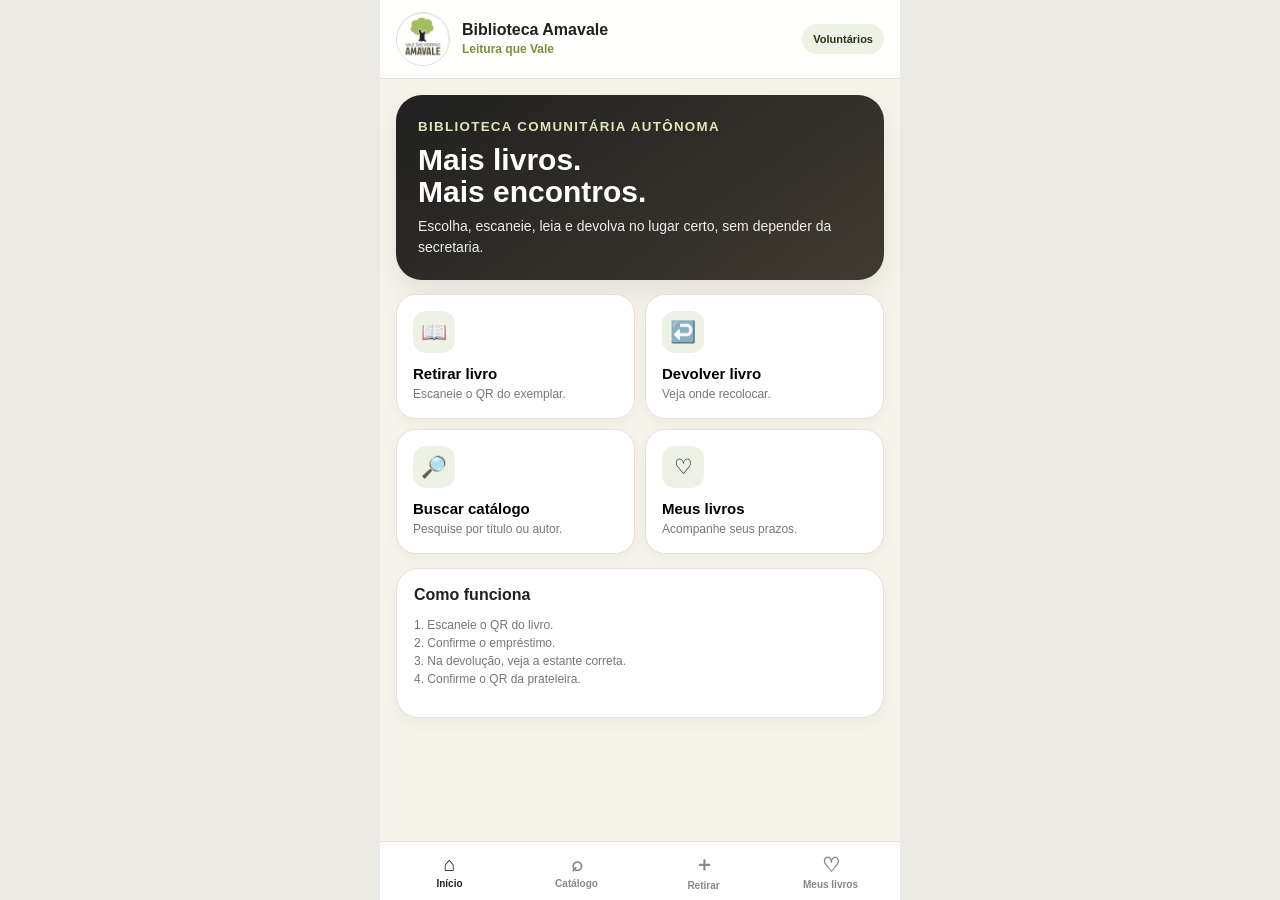
<file: app.html>
<!DOCTYPE html>
<html lang="pt-BR">
<head>
<meta charset="UTF-8">
<meta name="viewport" content="width=device-width, initial-scale=1, viewport-fit=cover">
<meta name="theme-color" content="#202020">
<title>Biblioteca Amavale</title>
<style>
:root{--green:#a9c65a;--green2:#789238;--ink:#202020;--cream:#f6f3eb;--paper:#fff;--muted:#777;--line:#e6e1d6;--blue:#477ba3;--shadow:0 12px 28px rgba(0,0,0,.08)}*{box-sizing:border-box}body{margin:0;font-family:-apple-system,BlinkMacSystemFont,"Segoe UI",Arial,sans-serif;background:#ecebe6;color:var(--ink)}button,input,select{font:inherit}.app{max-width:520px;min-height:100vh;margin:auto;background:var(--cream);position:relative}.top{position:sticky;top:0;z-index:10;background:rgba(255,255,255,.97);border-bottom:1px solid var(--line);padding:12px 16px;display:flex;align-items:center;gap:12px}.logo{width:54px;height:54px;border-radius:50%;object-fit:cover;border:1px solid #ddd;background:#fff}.brand{flex:1}.brand b{display:block;font-size:16px}.brand span{font-size:12px;color:var(--green2);font-weight:700}.vol-link{border:0;background:#eef2e4;border-radius:999px;padding:9px 11px;font-size:11px;font-weight:800;color:#293016}main{padding:16px 16px 105px}.screen{display:none}.screen.active{display:block}.hero{background:linear-gradient(145deg,#202020,#403b31);color:white;border-radius:26px;padding:22px;box-shadow:var(--shadow)}.hero small{color:#dce8b9;font-weight:800;text-transform:uppercase;letter-spacing:.1em}.hero h1{font-size:30px;line-height:1.05;margin:9px 0}.hero p{font-size:14px;line-height:1.5;color:#eee;margin:0}.grid{display:grid;grid-template-columns:1fr 1fr;gap:10px;margin-top:14px}.card{background:white;border:1px solid var(--line);border-radius:20px;padding:16px;text-align:left;min-height:120px;box-shadow:0 5px 16px rgba(0,0,0,.04)}.card .ico{width:42px;height:42px;border-radius:13px;background:#eef2e4;display:grid;place-items:center;font-size:21px;margin-bottom:12px}.card b{display:block;font-size:15px}.card span{display:block;color:var(--muted);font-size:12px;margin-top:4px;line-height:1.35}.title{font-size:24px;margin:6px 0 14px}.back{border:0;background:none;font-weight:800;padding:0 0 12px}.panel{background:#fff;border:1px solid var(--line);border-radius:22px;padding:17px;margin-bottom:12px;box-shadow:0 7px 20px rgba(0,0,0,.04)}.btn{width:100%;border:0;border-radius:14px;padding:14px 16px;font-weight:800;margin-top:9px}.primary{background:#202020;color:#fff}.green{background:var(--green);color:#202020}.secondary{background:#efede7;color:#222}.outline{background:#fff;border:1px solid #222}.scanner{height:250px;border-radius:20px;background:linear-gradient(rgba(0,0,0,.25),rgba(0,0,0,.55)),linear-gradient(135deg,#8a715c,#3d332a);display:grid;place-items:center;color:#fff;text-align:center;padding:18px}.frame{width:165px;height:165px;border:3px solid #fff;border-radius:20px;position:relative;margin:auto auto 14px}.frame:after{content:"";position:absolute;left:15px;right:15px;top:50%;height:2px;background:var(--green)}.book{display:grid;grid-template-columns:68px 1fr;gap:13px;align-items:center}.cover{width:68px;height:96px;border-radius:8px;background:linear-gradient(160deg,#cda86b,#7f5734);color:#fff;display:grid;place-items:center;text-align:center;padding:8px;font-family:Georgia,serif;font-size:11px}.book h3{margin:0 0 4px}.book p{margin:2px 0;color:var(--muted);font-size:13px}.pill{display:inline-block;margin-top:7px;padding:6px 9px;border-radius:999px;background:#e6f0ce;color:#4b6416;font-size:10px;font-weight:800}.location{margin-top:14px;background:#f4f0e7;border-radius:17px;padding:14px;display:grid;grid-template-columns:76px 1fr;gap:13px;align-items:center}.shelf{height:76px;border-radius:13px;background:var(--blue);color:#fff;display:grid;place-items:center;font-size:30px;font-weight:900}.location h4{margin:0 0 4px}.location p{margin:0;color:var(--muted);font-size:13px;line-height:1.35}.notice{margin-top:12px;background:#eef3df;border-left:4px solid var(--green);padding:12px;border-radius:12px;font-size:12px;color:#4d5634}.search,.field{width:100%;padding:14px;border:1px solid var(--line);border-radius:14px;background:#fff;margin-bottom:10px}.label{display:block;font-size:11px;font-weight:800;color:#666;margin:10px 2px 5px;text-transform:uppercase;letter-spacing:.04em}.list{display:grid;gap:9px}.item{background:#fff;border:1px solid var(--line);border-radius:16px;padding:14px;display:flex;justify-content:space-between;gap:12px}.item small{display:block;color:var(--muted);margin-top:3px}.tag{font-size:9px;font-weight:800;background:#eef2e4;border-radius:999px;padding:6px 8px;height:max-content}.success{text-align:center;padding:25px 10px}.check{width:76px;height:76px;border-radius:50%;background:var(--green);display:grid;place-items:center;margin:0 auto 16px;font-size:36px;font-weight:900}.nav{position:fixed;bottom:0;left:50%;transform:translateX(-50%);width:min(520px,100%);display:grid;grid-template-columns:repeat(4,1fr);background:rgba(255,255,255,.97);border-top:1px solid var(--line);padding:8px 6px}.nav button{border:0;background:none;color:#888;font-size:10px;font-weight:800}.nav button span{display:block;font-size:20px;margin-bottom:2px}.nav button.active{color:#202020}.vol-grid{display:grid;gap:10px}.vol-action{background:#fff;border:1px solid var(--line);border-radius:18px;padding:16px;text-align:left}.vol-action strong{display:block;font-size:15px}.vol-action span{display:block;color:var(--muted);font-size:12px;margin-top:4px}.vol-action.main{background:#202020;color:#fff}.vol-action.main span{color:#ddd}.book-found{background:#f7f8f2;border:1px solid #dfe7c8;border-radius:18px;padding:15px}.qrbox{width:150px;height:150px;margin:14px auto;background:repeating-linear-gradient(45deg,#111 0 5px,#fff 5px 10px),repeating-linear-gradient(-45deg,transparent 0 7px,#111 7px 11px);border:10px solid #fff;box-shadow:0 0 0 1px #ddd}.label-preview{border:2px dashed #bbb;border-radius:16px;padding:15px;text-align:center;background:#fff;margin-top:14px}.count{font-size:32px;font-weight:900}.mini{font-size:12px;color:var(--muted);line-height:1.5}
</style>
</head>
<body>
<div class="app">
<header class="top"><img class="logo" src="[data-uri]" alt="Logo da Amavale"><div class="brand"><b>Biblioteca Amavale</b><span>Leitura que Vale</span></div><button class="vol-link" onclick="go('volunteer-login')">Voluntários</button></header>
<main>
<section id="home" class="screen active"><div class="hero"><small>Biblioteca comunitária autônoma</small><h1>Mais livros.<br>Mais encontros.</h1><p>Escolha, escaneie, leia e devolva no lugar certo, sem depender da secretaria.</p></div><div class="grid"><button class="card" onclick="go('borrow')"><div class="ico">📖</div><b>Retirar livro</b><span>Escaneie o QR do exemplar.</span></button><button class="card" onclick="go('return')"><div class="ico">↩️</div><b>Devolver livro</b><span>Veja onde recolocar.</span></button><button class="card" onclick="go('catalog')"><div class="ico">🔎</div><b>Buscar catálogo</b><span>Pesquise por título ou autor.</span></button><button class="card" onclick="go('loans')"><div class="ico">♡</div><b>Meus livros</b><span>Acompanhe seus prazos.</span></button></div><div class="panel" style="margin-top:14px"><b>Como funciona</b><p class="mini">1. Escaneie o QR do livro.<br>2. Confirme o empréstimo.<br>3. Na devolução, veja a estante correta.<br>4. Confirme o QR da prateleira.</p></div></section>
<section id="borrow" class="screen"><button class="back" onclick="go('home')">← Voltar</button><h2 class="title">Retirar um livro</h2><div class="panel"><div class="scanner"><div><div class="frame"></div><b>Aponte para o QR do livro</b><small style="display:block;margin-top:6px">Cada exemplar terá um código único.</small></div></div><button class="btn primary" onclick="demoBorrow()">Simular leitura para a apresentação</button></div><div id="borrow-result"></div></section>
<section id="return" class="screen"><button class="back" onclick="go('home')">← Voltar</button><h2 class="title">Devolver um livro</h2><div class="panel"><div class="scanner"><div><div class="frame"></div><b>Escaneie o QR do exemplar</b><small style="display:block;margin-top:6px">O sistema informará a prateleira.</small></div></div><button class="btn primary" onclick="demoReturn()">Simular devolução</button></div><div id="return-result"></div></section>
<section id="catalog" class="screen"><button class="back" onclick="go('home')">← Voltar</button><h2 class="title">Catálogo</h2><input id="search" class="search" placeholder="Título, autor, categoria..." oninput="renderCatalog()"><div id="catalog-list" class="list"></div></section>
<section id="loans" class="screen"><button class="back" onclick="go('home')">← Voltar</button><h2 class="title">Meus livros</h2><div id="loan-list" class="list"></div></section>
<section id="volunteer-login" class="screen"><button class="back" onclick="go('home')">← Voltar</button><h2 class="title">Área do Voluntário</h2><div class="panel"><p class="mini">Área destinada aos voluntários responsáveis pela catalogação e organização do acervo.</p><button class="btn green" onclick="go('volunteer-home')">Entrar na demonstração</button><div class="notice">Login real será conectado na próxima etapa. Esta versão é apenas para testar o fluxo do mutirão.</div></div></section>
<section id="volunteer-home" class="screen"><button class="back" onclick="go('home')">← Sair</button><h2 class="title">Área do Voluntário</h2><div class="vol-grid"><button class="vol-action main" onclick="go('isbn-scan')"><strong>📷 Cadastrar livro pelo ISBN</strong><span>Use a câmera do celular e reduza a digitação.</span></button><button class="vol-action" onclick="go('manual-book')"><strong>✏️ Cadastrar livro manualmente</strong><span>Para livros antigos ou sem ISBN.</span></button><button class="vol-action" onclick="go('today-books')"><strong>📚 Livros cadastrados hoje</strong><span>Confira o andamento do mutirão.</span></button><button class="vol-action" onclick="go('labels')"><strong>🏷️ Etiquetas para imprimir</strong><span>Prepare os códigos dos exemplares.</span></button><button class="vol-action" onclick="alert('Esta tela será conectada às devoluções na próxima etapa.')"><strong>📥 Organizar devoluções</strong><span>Recoloque exemplares pendentes.</span></button></div></section>
<section id="isbn-scan" class="screen"><button class="back" onclick="go('volunteer-home')">← Voltar</button><h2 class="title">Escanear ISBN</h2><div class="panel"><div class="scanner"><div><div class="frame"></div><b>Aponte para o código de barras</b><small style="display:block;margin-top:6px">Na versão real a câmera fará a leitura do ISBN.</small></div></div><button class="btn primary" onclick="alert('A câmera real será ativada na próxima etapa.')">Abrir câmera</button><button class="btn secondary" onclick="demoISBN()">Simular leitura para apresentação</button></div><div id="isbn-result"></div></section>
<section id="manual-book" class="screen"><button class="back" onclick="go('volunteer-home')">← Voltar</button><h2 class="title">Cadastro manual</h2><div class="panel"><span class="label">Título</span><input class="field" id="m-title"><span class="label">Autor</span><input class="field" id="m-author"><span class="label">Editora</span><input class="field"><span class="label">Ano</span><input class="field"><span class="label">ISBN, se houver</span><input class="field"><span class="label">Categoria</span><select class="field"><option>Literatura brasileira</option><option>Literatura estrangeira</option><option>História</option><option>Natureza e meio ambiente</option><option>Infantil</option><option>Outros</option></select><span class="label">Prateleira</span><select class="field"><option>A1</option><option>A2</option><option>A3</option><option>B1</option><option>B2</option><option>C1</option><option>C2</option><option>D1</option></select><button class="btn green" onclick="manualSave()">Cadastrar exemplar</button></div></section>
<section id="today-books" class="screen"><button class="back" onclick="go('volunteer-home')">← Voltar</button><h2 class="title">Livros cadastrados hoje</h2><div class="panel"><div class="count" id="today-count">2</div><div class="mini">livros cadastrados hoje</div></div><div id="today-list" class="list"></div></section>
<section id="labels" class="screen"><button class="back" onclick="go('volunteer-home')">← Voltar</button><h2 class="title">Etiquetas para imprimir</h2><div id="labels-list"></div></section>
<section id="admin" class="screen"><button class="back" onclick="go('home')">← Voltar</button><h2 class="title">Área administrativa</h2><div class="panel">Painel administrativo demonstrativo.</div></section>
</main>
<nav class="nav"><button class="active" data-nav="home" onclick="go('home')"><span>⌂</span>Início</button><button data-nav="catalog" onclick="go('catalog')"><span>⌕</span>Catálogo</button><button data-nav="borrow" onclick="go('borrow')"><span>＋</span>Retirar</button><button data-nav="loans" onclick="go('loans')"><span>♡</span>Meus livros</button></nav>
</div>
<script>
const books=[{id:'AMA-00427',title:'A Amiga Genial',author:'Elena Ferrante',shelf:'A2',shelfName:'Literatura estrangeira',authorCode:'FER'},{id:'AMA-00218',title:'Torto Arado',author:'Itamar Vieira Junior',shelf:'A1',shelfName:'Literatura brasileira',authorCode:'VIE'},{id:'AMA-00703',title:'Sapiens',author:'Yuval Noah Harari',shelf:'B2',shelfName:'História geral',authorCode:'HAR'},{id:'AMA-00191',title:'A Vida Secreta das Árvores',author:'Peter Wohlleben',shelf:'C1',shelfName:'Meio ambiente',authorCode:'WOH'}];let loans=JSON.parse(localStorage.getItem('amavale_loans')||'[]');let volunteerBooks=JSON.parse(localStorage.getItem('amavale_volunteer_books')||'[]');let current=null;function save(){localStorage.setItem('amavale_loans',JSON.stringify(loans));localStorage.setItem('amavale_volunteer_books',JSON.stringify(volunteerBooks))}function go(id){document.querySelectorAll('.screen').forEach(s=>s.classList.remove('active'));document.getElementById(id).classList.add('active');document.querySelectorAll('.nav button').forEach(b=>b.classList.toggle('active',b.dataset.nav===id));if(id==='catalog')renderCatalog();if(id==='loans')renderLoans();if(id==='today-books')renderToday();if(id==='labels')renderLabels();scrollTo(0,0)}function book(id){return books.find(b=>b.id===id)}function activeLoan(id){return loans.find(l=>l.bookId===id&&!l.returnedAt)}function card(b){return `<div class="panel"><div class="book"><div class="cover">${b.title}</div><div><h3>${b.title}</h3><p>${b.author}</p><p><b>${b.id}</b> · ${b.shelf}</p><span class="pill">${activeLoan(b.id)?'Emprestado':'Disponível'}</span></div></div></div>`}function fmt(d){return new Intl.DateTimeFormat('pt-BR').format(d)}function demoBorrow(){let b=book('AMA-00427');if(activeLoan(b.id)){document.getElementById('borrow-result').innerHTML=card(b)+'<div class="notice">Este exemplar já está emprestado.</div>';return}let due=new Date();due.setDate(due.getDate()+14);document.getElementById('borrow-result').innerHTML=card(b)+`<div class="panel"><div class="location"><div class="shelf">${b.shelf}</div><div><h4>${b.shelfName}</h4><p>Etiqueta: <b>${b.shelf} / ${b.authorCode}</b></p></div></div><div class="notice">Devolução prevista para <b>${fmt(due)}</b>.</div><button class="btn green" onclick="confirmBorrow('${b.id}')">Confirmar empréstimo</button></div>`}function confirmBorrow(id){let due=new Date();due.setDate(due.getDate()+14);loans.push({bookId:id,dueAt:due.toISOString(),returnedAt:null});save();document.getElementById('borrow-result').innerHTML=`<div class="panel success"><div class="check">✓</div><h3>Empréstimo realizado</h3><p>Devolução até <b>${fmt(due)}</b>.</p><button class="btn primary" onclick="go('loans')">Ver meus livros</button></div>`}function demoReturn(){let l=loans.find(x=>!x.returnedAt);if(!l){let due=new Date();due.setDate(due.getDate()+11);loans.push({bookId:'AMA-00427',dueAt:due.toISOString(),returnedAt:null});save();l=loans[loans.length-1]}let b=book(l.bookId);current=b;document.getElementById('return-result').innerHTML=card(b)+`<div class="panel"><div class="location"><div class="shelf">${b.shelf}</div><div><h4>Estante ${b.shelf[0]} · Prateleira ${b.shelf}</h4><p>${b.shelfName}</p></div></div><button class="btn green" onclick="confirmShelf()">Simular QR da prateleira ${b.shelf}</button><button class="btn outline" onclick="pending()">Não encontrei o local</button></div>`}function confirmShelf(){let l=activeLoan(current.id);if(l)l.returnedAt=new Date().toISOString();save();document.getElementById('return-result').innerHTML=`<div class="panel success"><div class="check">✓</div><h3>Devolução concluída</h3><p>Livro confirmado na prateleira <b>${current.shelf}</b>.</p><button class="btn primary" onclick="go('home')">Pronto</button></div>`}function pending(){let l=activeLoan(current.id);if(l){l.returnedAt=new Date().toISOString();l.pendingShelf=true}save();document.getElementById('return-result').innerHTML='<div class="panel success"><div class="check">✓</div><h3>Livro devolvido</h3><p>Deixe na área de devoluções. Um voluntário fará a recolocação.</p><button class="btn primary" onclick="go(\'home\')">Pronto</button></div>'}function renderCatalog(){let q=(document.getElementById('search').value||'').toLowerCase();let f=books.filter(b=>[b.title,b.author,b.shelf,b.shelfName].join(' ').toLowerCase().includes(q));document.getElementById('catalog-list').innerHTML=f.map(b=>`<div class="item"><div><b>${b.title}</b><small>${b.author}</small><small>📍 ${b.shelf} · ${b.shelfName}</small></div><span class="tag">${activeLoan(b.id)?'Emprestado':'Disponível'}</span></div>`).join('')}function renderLoans(){let a=loans.filter(l=>!l.returnedAt);document.getElementById('loan-list').innerHTML=a.length?a.map(l=>{let b=book(l.bookId);return `<div class="item"><div><b>${b.title}</b><small>${b.author}</small><small>Devolver até <b>${fmt(new Date(l.dueAt))}</b></small></div><span class="tag">${b.shelf}</span></div>`}).join(''):'<div class="panel">Você não tem livros emprestados no momento.</div>'}function demoISBN(){document.getElementById('isbn-result').innerHTML=`<div class="panel"><div class="book-found"><b>✓ Livro encontrado automaticamente</b><p class="mini">Confira os dados antes de continuar.</p></div><span class="label">Título</span><input class="field" id="v-title" value="A Amiga Genial"><span class="label">Autor</span><input class="field" id="v-author" value="Elena Ferrante"><span class="label">ISBN</span><input class="field" value="9780000000000"><span class="label">Editora</span><input class="field" value="Biblioteca Azul"><span class="label">Ano</span><input class="field" value="2015"><span class="label">Idioma</span><input class="field" value="Português"><span class="label">Categoria</span><select class="field" id="v-category"><option>Literatura brasileira</option><option selected>Literatura estrangeira</option><option>História</option><option>Sociedade</option><option>Natureza e meio ambiente</option><option>Arte</option><option>Infantil</option><option>Juvenil</option><option>Outros</option></select><span class="label">Estante</span><select class="field" id="v-estante"><option selected>A</option><option>B</option><option>C</option><option>D</option></select><span class="label">Prateleira</span><select class="field" id="v-shelf"><option>A1</option><option selected>A2</option><option>A3</option><option>B1</option><option>B2</option><option>C1</option><option>C2</option><option>D1</option><option>D2</option></select><button class="btn green" onclick="registerVolunteerBook()">CADASTRAR EXEMPLAR</button></div>`}function registerVolunteerBook(){let id='AMA-'+String(427+volunteerBooks.length).padStart(5,'0');let item={id,title:document.getElementById('v-title').value,author:document.getElementById('v-author').value,category:document.getElementById('v-category').value,shelf:document.getElementById('v-shelf').value,authorCode:'FER',createdAt:new Date().toISOString()};volunteerBooks.push(item);save();document.getElementById('isbn-result').innerHTML=`<div class="panel success"><div class="check">✓</div><h3>Livro cadastrado</h3><p><b>${item.title}</b><br>${item.author}</p><div class="qrbox"></div><div class="label-preview"><b>BIBLIOTECA AMAVALE</b><br><br><b style="font-size:20px">${item.id}</b><br>${item.shelf} · ${item.authorCode}</div><button class="btn primary" onclick="window.print()">Imprimir etiqueta</button><button class="btn green" onclick="go('isbn-scan')">Cadastrar próximo livro</button></div>`}function manualSave(){let title=document.getElementById('m-title').value||'Livro sem título';let author=document.getElementById('m-author').value||'Autor não informado';volunteerBooks.push({id:'AMA-'+String(427+volunteerBooks.length).padStart(5,'0'),title,author,shelf:'A1',authorCode:'AUT',createdAt:new Date().toISOString()});save();alert('Exemplar cadastrado na demonstração.');go('today-books')}function renderToday(){let demo=[{id:'AMA-00427',title:'A Amiga Genial',author:'Elena Ferrante',shelf:'A2'},{id:'AMA-00428',title:'Torto Arado',author:'Itamar Vieira Junior',shelf:'A1'}];let all=[...demo,...volunteerBooks];document.getElementById('today-count').textContent=all.length;document.getElementById('today-list').innerHTML=all.map(x=>`<div class="item"><div><b>${x.id}</b><small>${x.title}</small><small>${x.author}</small></div><span class="tag">${x.shelf}</span></div>`).join('')}function renderLabels(){let all=volunteerBooks.length?volunteerBooks:[{id:'AMA-00427',title:'A Amiga Genial',author:'Elena Ferrante',shelf:'A2',authorCode:'FER'}];document.getElementById('labels-list').innerHTML=all.map(x=>`<div class="panel"><div class="label-preview"><b>BIBLIOTECA AMAVALE</b><div class="qrbox" style="width:110px;height:110px"></div><b>${x.id}</b><br>${x.shelf} · ${x.authorCode||'AUT'}</div></div>`).join('')}renderCatalog();renderLoans();
</script>
</body>
</html>
</file>
